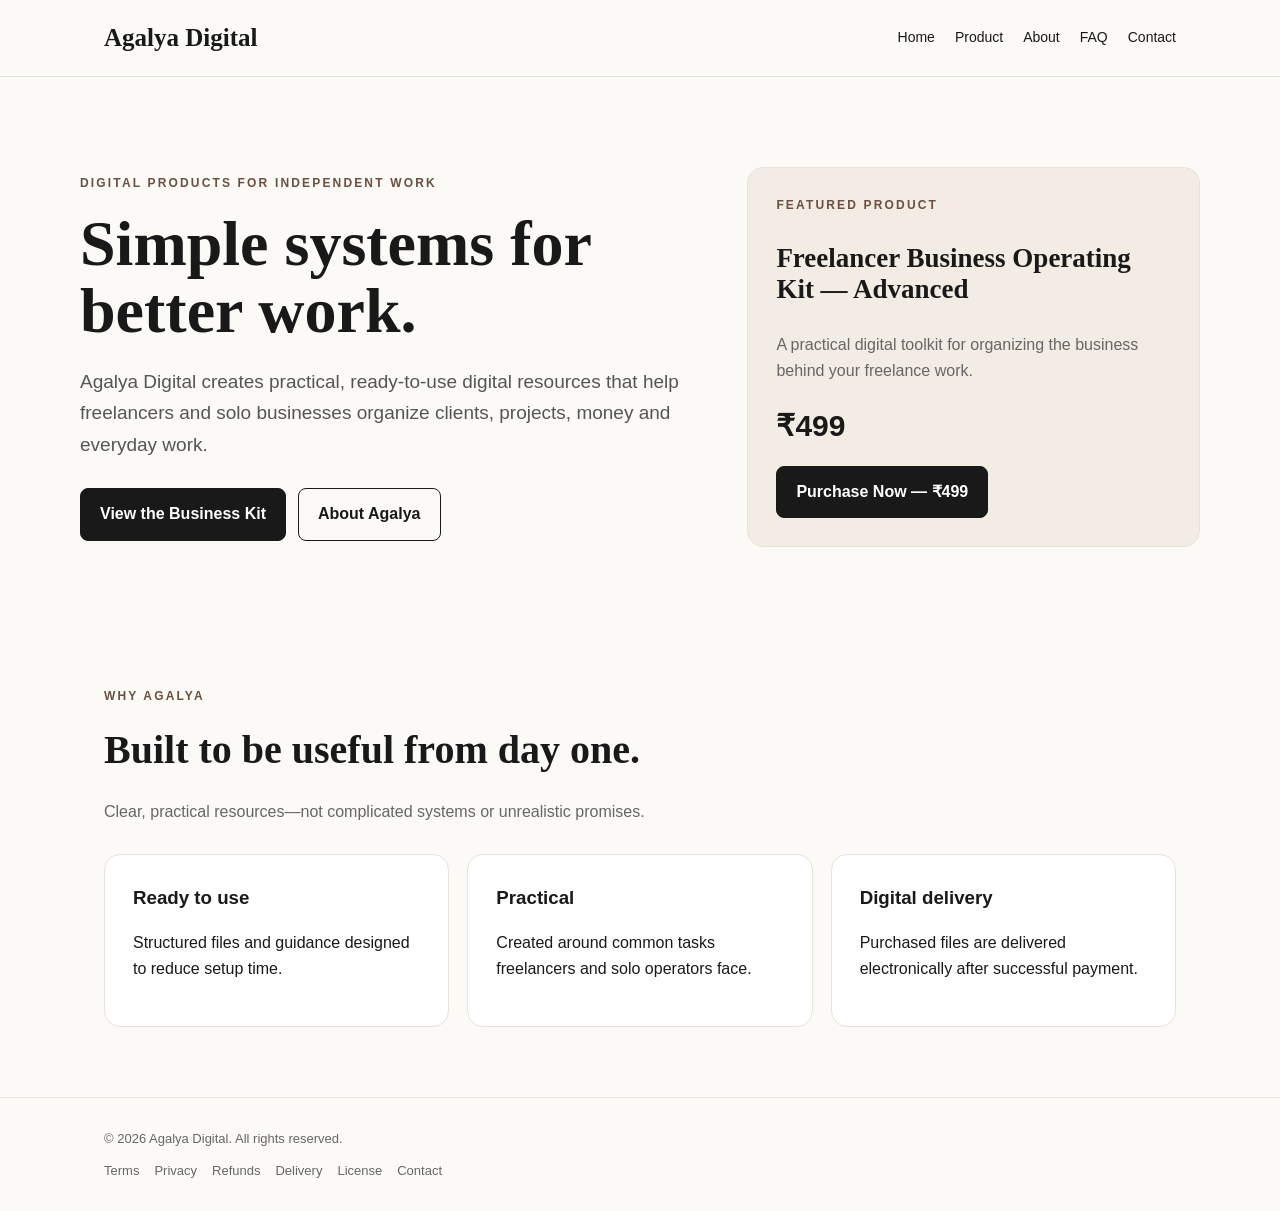
<file: index.html>
<!doctype html><html lang="en"><head><meta charset="utf-8"><meta name="viewport" content="width=device-width,initial-scale=1"><meta name="description" content="Agalya Digital — practical digital products for freelancers and solo businesses."><title>Agalya Digital — Practical Digital Products</title><link rel="stylesheet" href="styles.css"></head><body><header><div class="wrap nav"><a class="brand" href="index.html">Agalya Digital</a><nav class="navlinks"><a href="index.html">Home</a><a href="product.html">Product</a><a href="about.html">About</a><a href="faq.html">FAQ</a><a href="contact.html">Contact</a></nav></div></header><main><section class="hero wrap"><div><div class="eyebrow">Digital products for independent work</div><h1>Simple systems for better work.</h1><p class="lead">Agalya Digital creates practical, ready-to-use digital resources that help freelancers and solo businesses organize clients, projects, money and everyday work.</p><div class="actions"><a class="btn primary" href="product.html">View the Business Kit</a><a class="btn" href="about.html">About Agalya</a></div></div><div class="hero-card"><div class="eyebrow">Featured product</div><h3>Freelancer Business Operating Kit — Advanced</h3><p class="mini">A practical digital toolkit for organizing the business behind your freelance work.</p><div class="price">₹499</div><a class="btn primary" href="https://rzp.io/rzp/L4uqtCPH" target="_blank" rel="noopener noreferrer">Purchase Now — ₹499</a></div></section><section class="section"><div class="wrap"><div class="eyebrow">Why Agalya</div><h2>Built to be useful from day one.</h2><p class="section-intro">Clear, practical resources—not complicated systems or unrealistic promises.</p><div class="grid"><div class="card"><h3>Ready to use</h3><p>Structured files and guidance designed to reduce setup time.</p></div><div class="card"><h3>Practical</h3><p>Created around common tasks freelancers and solo operators face.</p></div><div class="card"><h3>Digital delivery</h3><p>Purchased files are delivered electronically after successful payment.</p></div></div></div></section></main><footer><div class="wrap">© 2026 Agalya Digital. All rights reserved.<div class="footerlinks"><a href="terms.html">Terms</a><a href="privacy.html">Privacy</a><a href="refunds.html">Refunds</a><a href="shipping.html">Delivery</a><a href="license.html">License</a><a href="contact.html">Contact</a></div></div></footer></body></html>
</file>
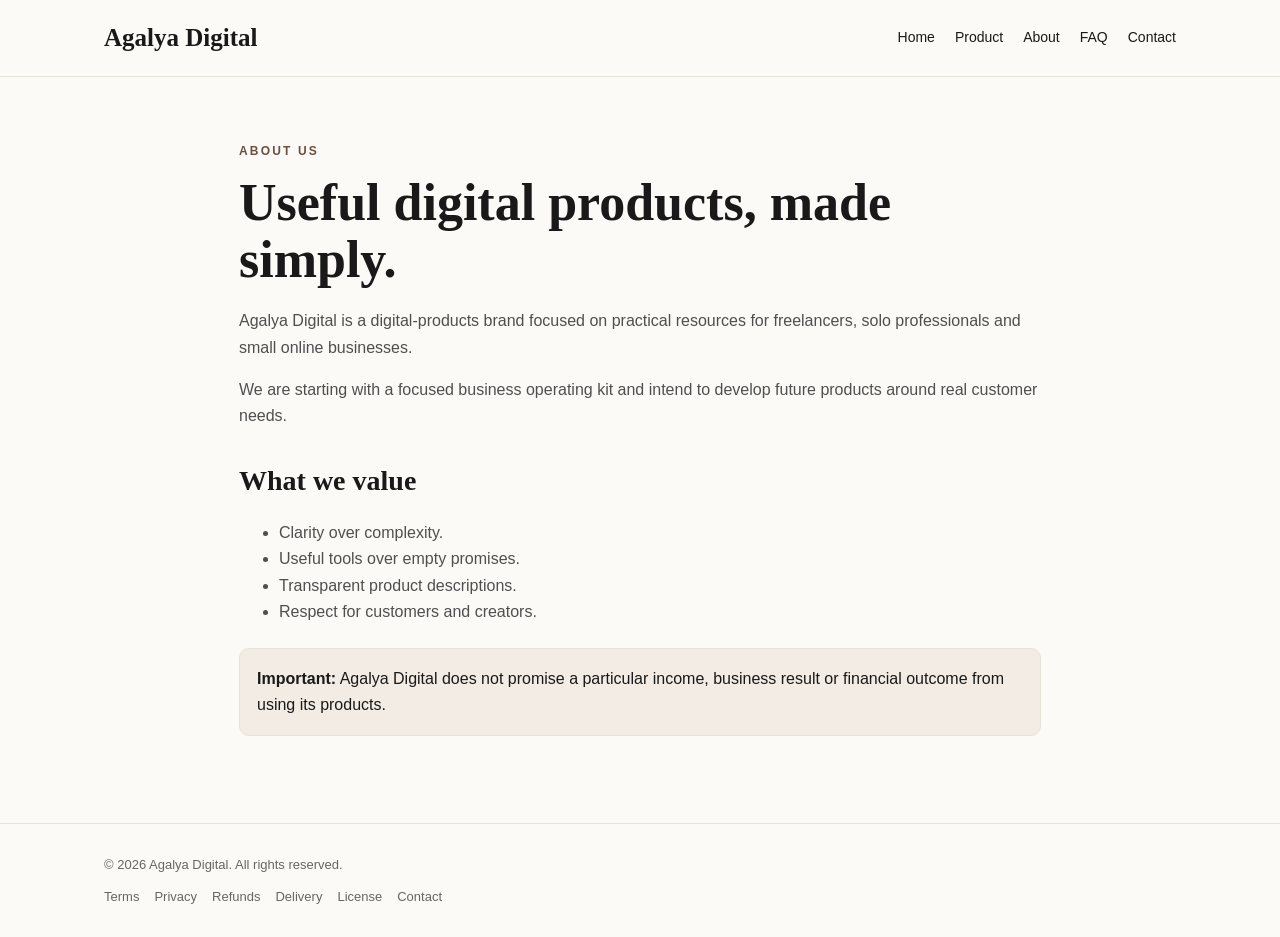
<file: about.html>
<!doctype html><html lang="en"><head><meta charset="utf-8"><meta name="viewport" content="width=device-width,initial-scale=1"><meta name="description" content="Agalya Digital — practical digital products for freelancers and solo businesses."><title>About — Agalya Digital</title><link rel="stylesheet" href="styles.css"></head><body><header><div class="wrap nav"><a class="brand" href="index.html">Agalya Digital</a><nav class="navlinks"><a href="index.html">Home</a><a href="product.html">Product</a><a href="about.html">About</a><a href="faq.html">FAQ</a><a href="contact.html">Contact</a></nav></div></header><main><article class="policy wrap"><div class="eyebrow">About us</div><h1>Useful digital products, made simply.</h1><p>Agalya Digital is a digital-products brand focused on practical resources for freelancers, solo professionals and small online businesses.</p><p>We are starting with a focused business operating kit and intend to develop future products around real customer needs.</p><h2>What we value</h2><ul><li>Clarity over complexity.</li><li>Useful tools over empty promises.</li><li>Transparent product descriptions.</li><li>Respect for customers and creators.</li></ul><div class="notice"><strong>Important:</strong> Agalya Digital does not promise a particular income, business result or financial outcome from using its products.</div></article></main><footer><div class="wrap">© 2026 Agalya Digital. All rights reserved.<div class="footerlinks"><a href="terms.html">Terms</a><a href="privacy.html">Privacy</a><a href="refunds.html">Refunds</a><a href="shipping.html">Delivery</a><a href="license.html">License</a><a href="contact.html">Contact</a></div></div></footer></body></html>
</file>
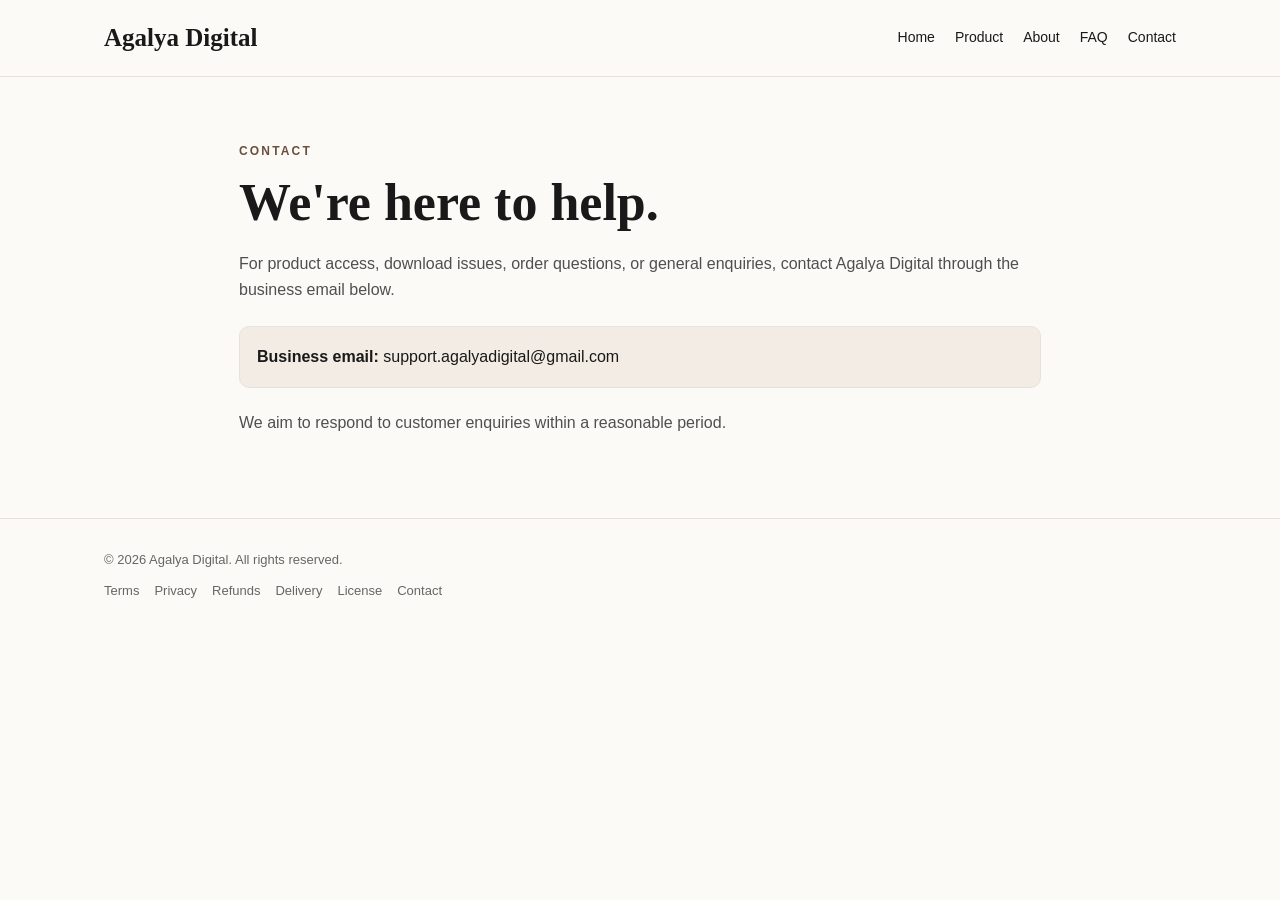
<file: contact.html>
<!doctype html><html lang="en"><head><meta charset="utf-8"><meta name="viewport" content="width=device-width,initial-scale=1"><meta name="description" content="Agalya Digital — practical digital products for freelancers and solo businesses."><title>Contact — Agalya Digital</title><link rel="stylesheet" href="styles.css"></head><body><header><div class="wrap nav"><a class="brand" href="index.html">Agalya Digital</a><nav class="navlinks"><a href="index.html">Home</a><a href="product.html">Product</a><a href="about.html">About</a><a href="faq.html">FAQ</a><a href="contact.html">Contact</a></nav></div></header><main><article class="policy wrap"><div class="eyebrow">Contact</div><h1>We're here to help.</h1><p>For product access, download issues, order questions, or general enquiries, contact Agalya Digital through the business email below.</p><div class="notice"><strong>Business email:</strong> <a href="mailto:support.agalyadigital@gmail.com">support.agalyadigital@gmail.com</a></div><p>We aim to respond to customer enquiries within a reasonable period.</p></article></main><footer><div class="wrap">© 2026 Agalya Digital. All rights reserved.<div class="footerlinks"><a href="terms.html">Terms</a><a href="privacy.html">Privacy</a><a href="refunds.html">Refunds</a><a href="shipping.html">Delivery</a><a href="license.html">License</a><a href="contact.html">Contact</a></div></div></footer></body></html>
</file>
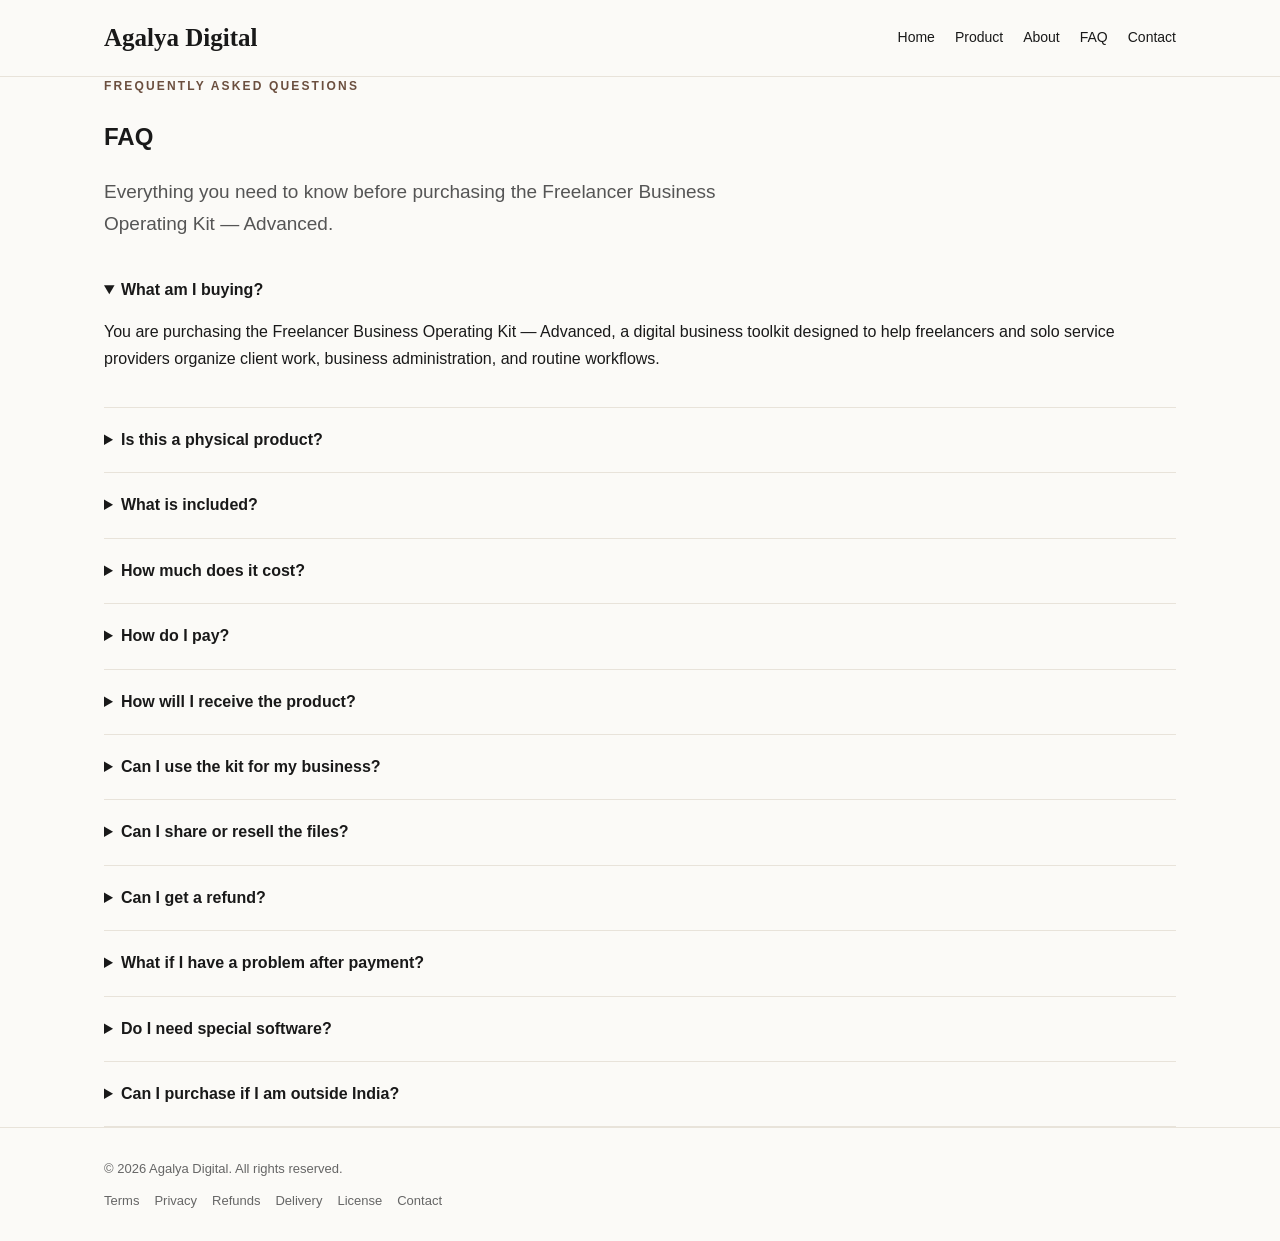
<file: faq.html>
<!doctype html><html lang="en"><head><meta charset="utf-8"><meta name="viewport" content="width=device-width,initial-scale=1"><meta name="description" content="Agalya Digital — practical digital products for freelancers and solo businesses."><title>FAQ — Agalya Digital</title><link rel="stylesheet" href="styles.css"></head><body><header><div class="wrap nav"><a class="brand" href="index.html">Agalya Digital</a><nav class="navlinks"><a href="index.html">Home</a><a href="product.html">Product</a><a href="about.html">About</a><a href="faq.html">FAQ</a><a href="contact.html">Contact</a></nav></div></header><main>
<section class="page wrap">
<div class="eyebrow">Frequently asked questions</div>
<h1>FAQ</h1>
<p class="lead">Everything you need to know before purchasing the Freelancer Business Operating Kit — Advanced.</p>

<div class="faq-list">
<details open>
<summary>What am I buying?</summary>
<p>You are purchasing the Freelancer Business Operating Kit — Advanced, a digital business toolkit designed to help freelancers and solo service providers organize client work, business administration, and routine workflows.</p>
</details>

<details>
<summary>Is this a physical product?</summary>
<p>No. This is a digital product. Nothing will be physically shipped to you.</p>
</details>

<details>
<summary>What is included?</summary>
<p>The kit includes practical templates, trackers, checklists, workflow resources, business documents, AI prompts, and quick-start guidance. See the Product page for the detailed list of included resources.</p>
</details>

<details>
<summary>How much does it cost?</summary>
<p>The current listed price is ₹499 as a one-time purchase.</p>
</details>

<details>
<summary>How do I pay?</summary>
<p>Payment is processed through Razorpay. After completing checkout successfully, follow the digital delivery instructions provided for your purchase.</p>
</details>

<details>
<summary>How will I receive the product?</summary>
<p>The product is delivered electronically after successful payment according to the delivery instructions. If you complete payment but do not receive the product or delivery instructions, contact support at support.agalyadigital@gmail.com.</p>
</details>

<details>
<summary>Can I use the kit for my business?</summary>
<p>Yes, subject to the License terms. You may use the included resources for your own permitted business activities, but you may not resell, redistribute, or claim the original resources as your own where prohibited by the license.</p>
</details>

<details>
<summary>Can I share or resell the files?</summary>
<p>No. The files are licensed for permitted use and are not sold with resale or redistribution rights. Please read the License page before purchasing.</p>
</details>

<details>
<summary>Can I get a refund?</summary>
<p>Please review the Refund Policy before purchasing. Digital products may have different refund conditions because access or delivery is electronic.</p>
</details>

<details>
<summary>What if I have a problem after payment?</summary>
<p>Email support.agalyadigital@gmail.com with your payment details and a brief description of the issue. We will review the issue and provide the appropriate support.</p>
</details>

<details>
<summary>Do I need special software?</summary>
<p>The exact software requirements depend on the individual files included in the kit. Basic access to common document or spreadsheet software may be required to edit certain resources.</p>
</details>

<details>
<summary>Can I purchase if I am outside India?</summary>
<p>Availability of payment methods can depend on your location and the payment options presented by Razorpay at checkout.</p>
</details>
</div>
</section>
</main><footer><div class="wrap">© 2026 Agalya Digital. All rights reserved.<div class="footerlinks"><a href="terms.html">Terms</a><a href="privacy.html">Privacy</a><a href="refunds.html">Refunds</a><a href="shipping.html">Delivery</a><a href="license.html">License</a><a href="contact.html">Contact</a></div></div></footer></body></html>
</file>
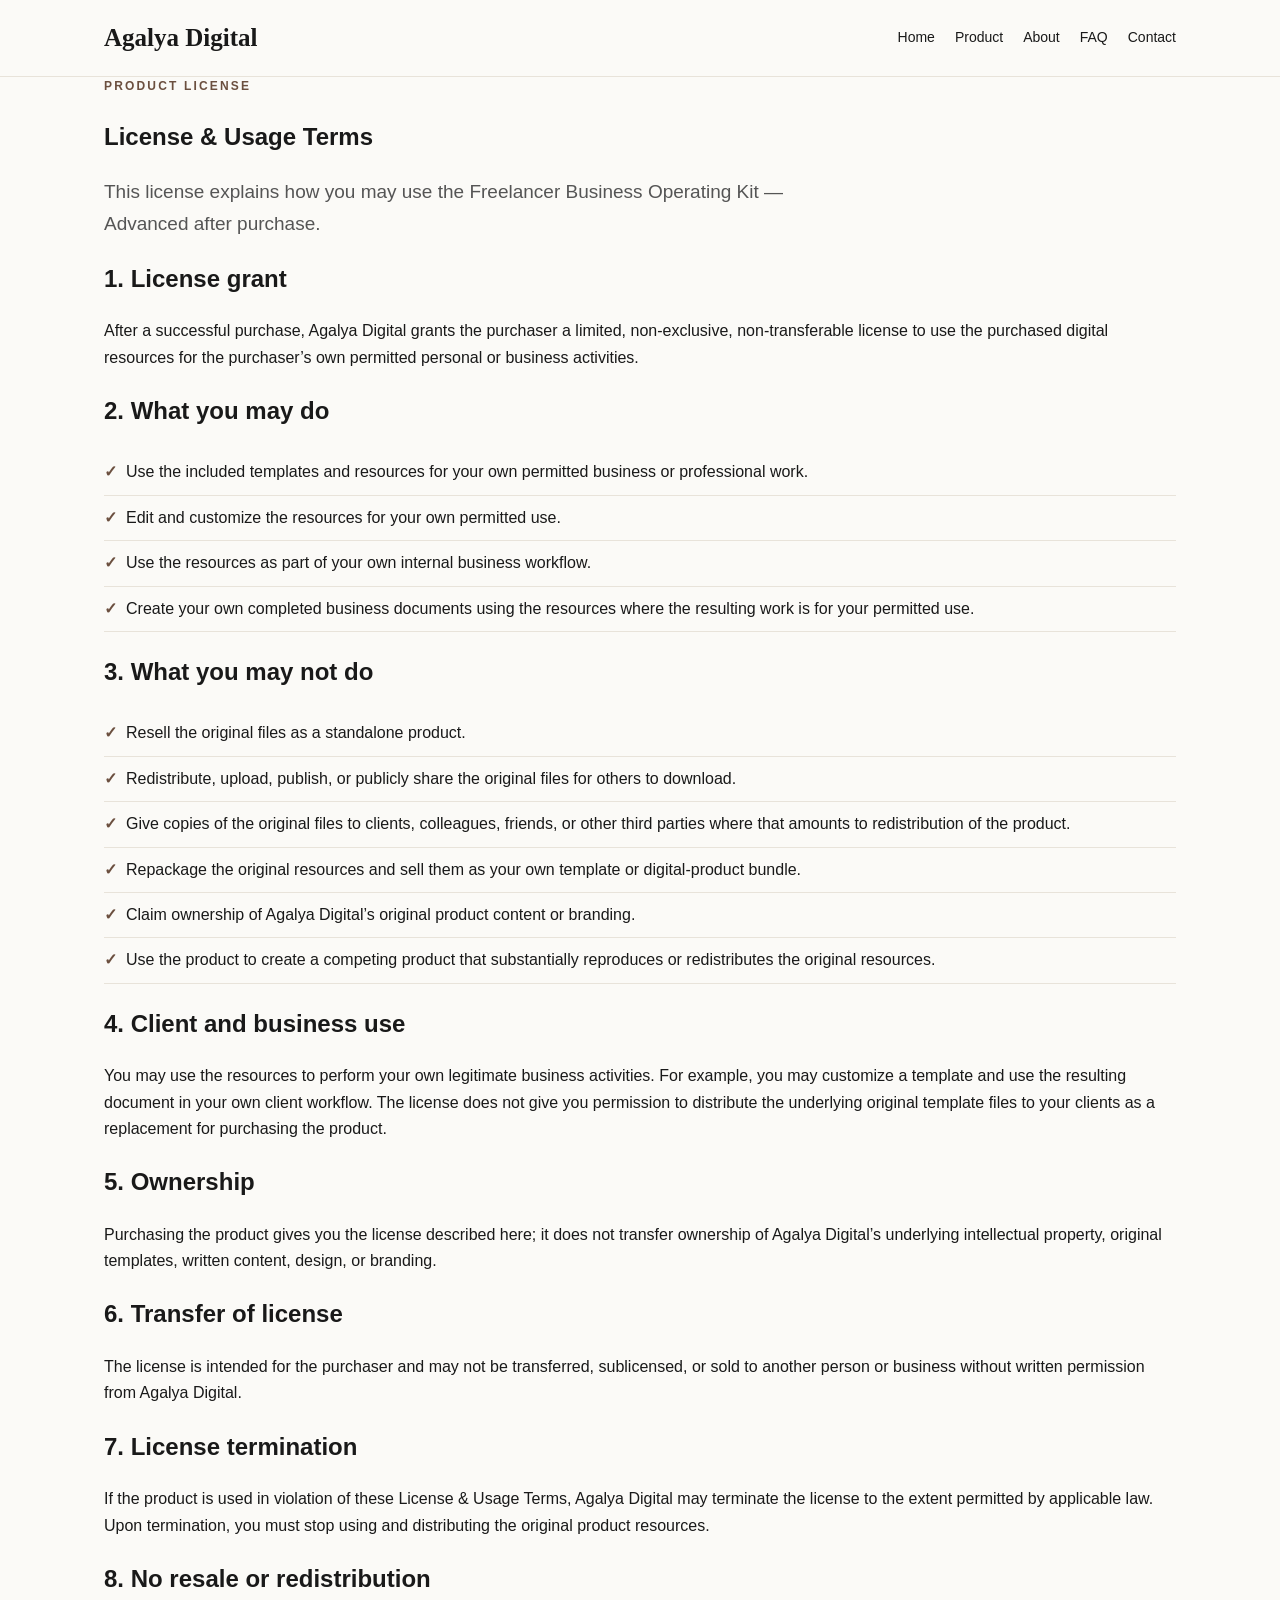
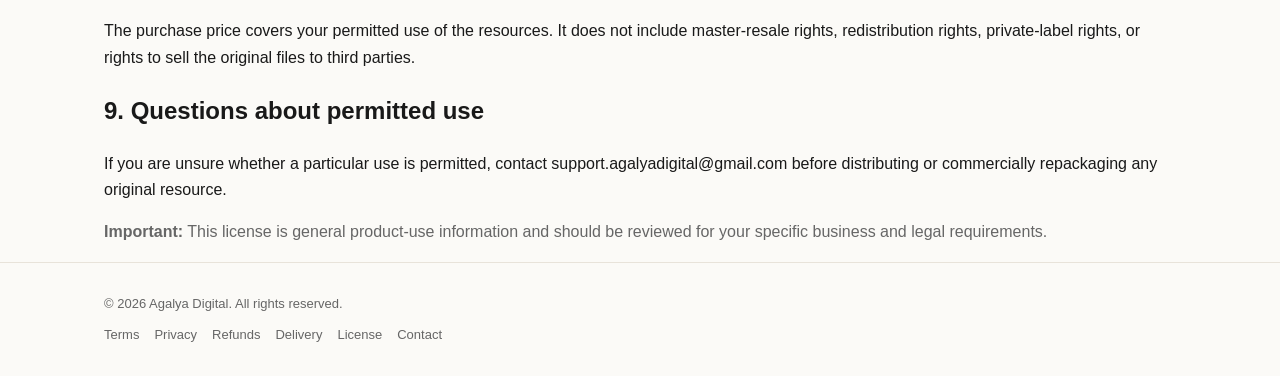
<file: license.html>
<!doctype html><html lang="en"><head><meta charset="utf-8"><meta name="viewport" content="width=device-width,initial-scale=1"><meta name="description" content="Agalya Digital — practical digital products for freelancers and solo businesses."><title>Product License — Agalya Digital</title><link rel="stylesheet" href="styles.css"></head><body><header><div class="wrap nav"><a class="brand" href="index.html">Agalya Digital</a><nav class="navlinks"><a href="index.html">Home</a><a href="product.html">Product</a><a href="about.html">About</a><a href="faq.html">FAQ</a><a href="contact.html">Contact</a></nav></div></header><main>
<section class="page wrap">
<div class="eyebrow">Product license</div>
<h1>License &amp; Usage Terms</h1>
<p class="lead">This license explains how you may use the Freelancer Business Operating Kit — Advanced after purchase.</p>
<h2>1. License grant</h2>
<p>After a successful purchase, Agalya Digital grants the purchaser a limited, non-exclusive, non-transferable license to use the purchased digital resources for the purchaser’s own permitted personal or business activities.</p>
<h2>2. What you may do</h2>
<ul class="checklist"><li>Use the included templates and resources for your own permitted business or professional work.</li><li>Edit and customize the resources for your own permitted use.</li><li>Use the resources as part of your own internal business workflow.</li><li>Create your own completed business documents using the resources where the resulting work is for your permitted use.</li></ul>
<h2>3. What you may not do</h2>
<ul class="checklist"><li>Resell the original files as a standalone product.</li><li>Redistribute, upload, publish, or publicly share the original files for others to download.</li><li>Give copies of the original files to clients, colleagues, friends, or other third parties where that amounts to redistribution of the product.</li><li>Repackage the original resources and sell them as your own template or digital-product bundle.</li><li>Claim ownership of Agalya Digital’s original product content or branding.</li><li>Use the product to create a competing product that substantially reproduces or redistributes the original resources.</li></ul>
<h2>4. Client and business use</h2>
<p>You may use the resources to perform your own legitimate business activities. For example, you may customize a template and use the resulting document in your own client workflow. The license does not give you permission to distribute the underlying original template files to your clients as a replacement for purchasing the product.</p>
<h2>5. Ownership</h2>
<p>Purchasing the product gives you the license described here; it does not transfer ownership of Agalya Digital’s underlying intellectual property, original templates, written content, design, or branding.</p>
<h2>6. Transfer of license</h2>
<p>The license is intended for the purchaser and may not be transferred, sublicensed, or sold to another person or business without written permission from Agalya Digital.</p>
<h2>7. License termination</h2>
<p>If the product is used in violation of these License &amp; Usage Terms, Agalya Digital may terminate the license to the extent permitted by applicable law. Upon termination, you must stop using and distributing the original product resources.</p>
<h2>8. No resale or redistribution</h2>
<p>The purchase price covers your permitted use of the resources. It does not include master-resale rights, redistribution rights, private-label rights, or rights to sell the original files to third parties.</p>
<h2>9. Questions about permitted use</h2>
<p>If you are unsure whether a particular use is permitted, contact <a href="mailto:support.agalyadigital@gmail.com">support.agalyadigital@gmail.com</a> before distributing or commercially repackaging any original resource.</p>
<p class="mini"><strong>Important:</strong> This license is general product-use information and should be reviewed for your specific business and legal requirements.</p>
</section>
</main><footer><div class="wrap">© 2026 Agalya Digital. All rights reserved.<div class="footerlinks"><a href="terms.html">Terms</a><a href="privacy.html">Privacy</a><a href="refunds.html">Refunds</a><a href="shipping.html">Delivery</a><a href="license.html">License</a><a href="contact.html">Contact</a></div></div></footer></body></html>
</file>
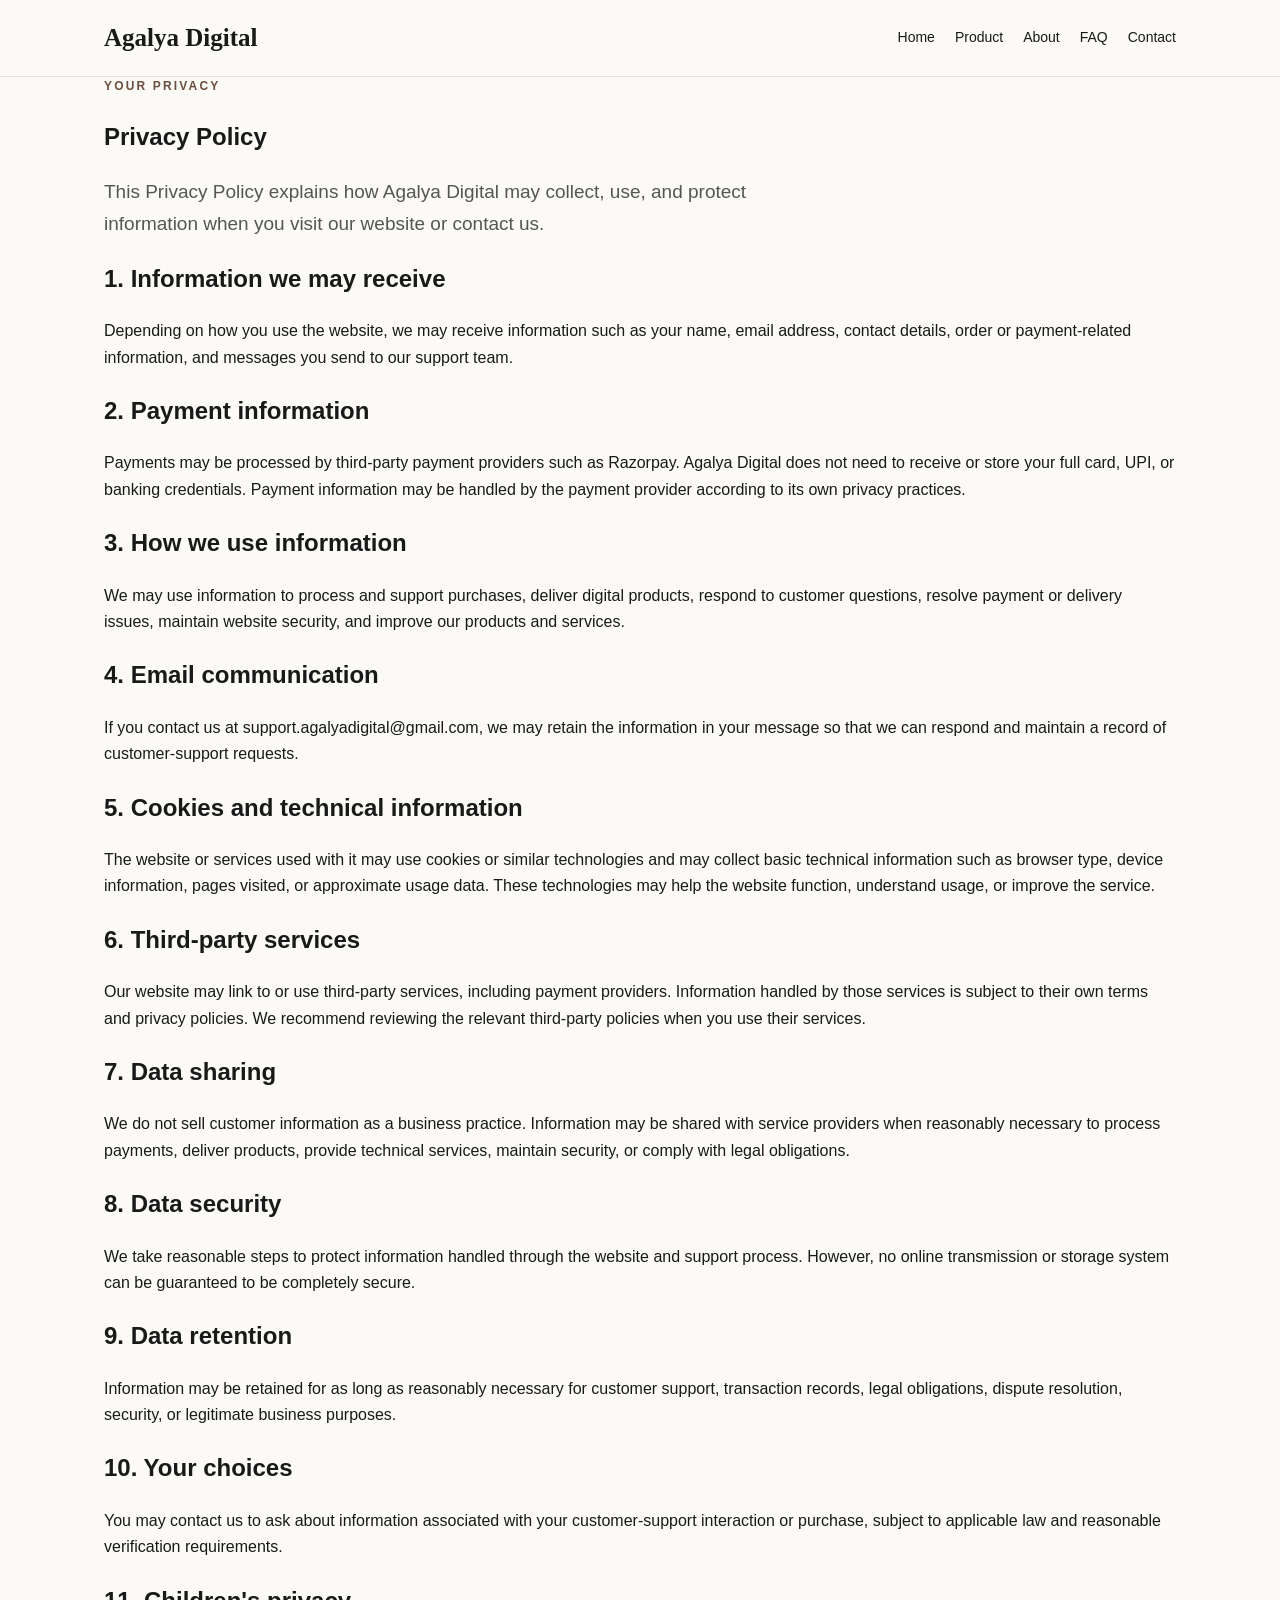
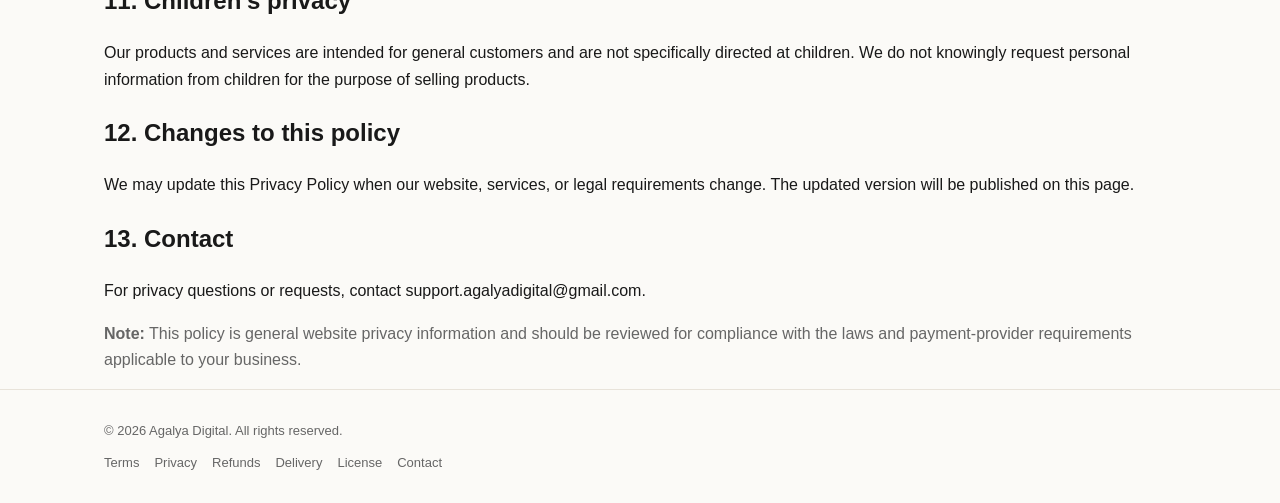
<file: privacy.html>
<!doctype html><html lang="en"><head><meta charset="utf-8"><meta name="viewport" content="width=device-width,initial-scale=1"><meta name="description" content="Agalya Digital — practical digital products for freelancers and solo businesses."><title>Privacy Policy — Agalya Digital</title><link rel="stylesheet" href="styles.css"></head><body><header><div class="wrap nav"><a class="brand" href="index.html">Agalya Digital</a><nav class="navlinks"><a href="index.html">Home</a><a href="product.html">Product</a><a href="about.html">About</a><a href="faq.html">FAQ</a><a href="contact.html">Contact</a></nav></div></header><main>
<section class="page wrap">
<div class="eyebrow">Your privacy</div>
<h1>Privacy Policy</h1>
<p class="lead">This Privacy Policy explains how Agalya Digital may collect, use, and protect information when you visit our website or contact us.</p>

<h2>1. Information we may receive</h2>
<p>Depending on how you use the website, we may receive information such as your name, email address, contact details, order or payment-related information, and messages you send to our support team.</p>

<h2>2. Payment information</h2>
<p>Payments may be processed by third-party payment providers such as Razorpay. Agalya Digital does not need to receive or store your full card, UPI, or banking credentials. Payment information may be handled by the payment provider according to its own privacy practices.</p>

<h2>3. How we use information</h2>
<p>We may use information to process and support purchases, deliver digital products, respond to customer questions, resolve payment or delivery issues, maintain website security, and improve our products and services.</p>

<h2>4. Email communication</h2>
<p>If you contact us at <a href="mailto:support.agalyadigital@gmail.com">support.agalyadigital@gmail.com</a>, we may retain the information in your message so that we can respond and maintain a record of customer-support requests.</p>

<h2>5. Cookies and technical information</h2>
<p>The website or services used with it may use cookies or similar technologies and may collect basic technical information such as browser type, device information, pages visited, or approximate usage data. These technologies may help the website function, understand usage, or improve the service.</p>

<h2>6. Third-party services</h2>
<p>Our website may link to or use third-party services, including payment providers. Information handled by those services is subject to their own terms and privacy policies. We recommend reviewing the relevant third-party policies when you use their services.</p>

<h2>7. Data sharing</h2>
<p>We do not sell customer information as a business practice. Information may be shared with service providers when reasonably necessary to process payments, deliver products, provide technical services, maintain security, or comply with legal obligations.</p>

<h2>8. Data security</h2>
<p>We take reasonable steps to protect information handled through the website and support process. However, no online transmission or storage system can be guaranteed to be completely secure.</p>

<h2>9. Data retention</h2>
<p>Information may be retained for as long as reasonably necessary for customer support, transaction records, legal obligations, dispute resolution, security, or legitimate business purposes.</p>

<h2>10. Your choices</h2>
<p>You may contact us to ask about information associated with your customer-support interaction or purchase, subject to applicable law and reasonable verification requirements.</p>

<h2>11. Children's privacy</h2>
<p>Our products and services are intended for general customers and are not specifically directed at children. We do not knowingly request personal information from children for the purpose of selling products.</p>

<h2>12. Changes to this policy</h2>
<p>We may update this Privacy Policy when our website, services, or legal requirements change. The updated version will be published on this page.</p>

<h2>13. Contact</h2>
<p>For privacy questions or requests, contact <a href="mailto:support.agalyadigital@gmail.com">support.agalyadigital@gmail.com</a>.</p>

<p class="mini"><strong>Note:</strong> This policy is general website privacy information and should be reviewed for compliance with the laws and payment-provider requirements applicable to your business.</p>
</section>
</main><footer><div class="wrap">© 2026 Agalya Digital. All rights reserved.<div class="footerlinks"><a href="terms.html">Terms</a><a href="privacy.html">Privacy</a><a href="refunds.html">Refunds</a><a href="shipping.html">Delivery</a><a href="license.html">License</a><a href="contact.html">Contact</a></div></div></footer></body></html>
</file>
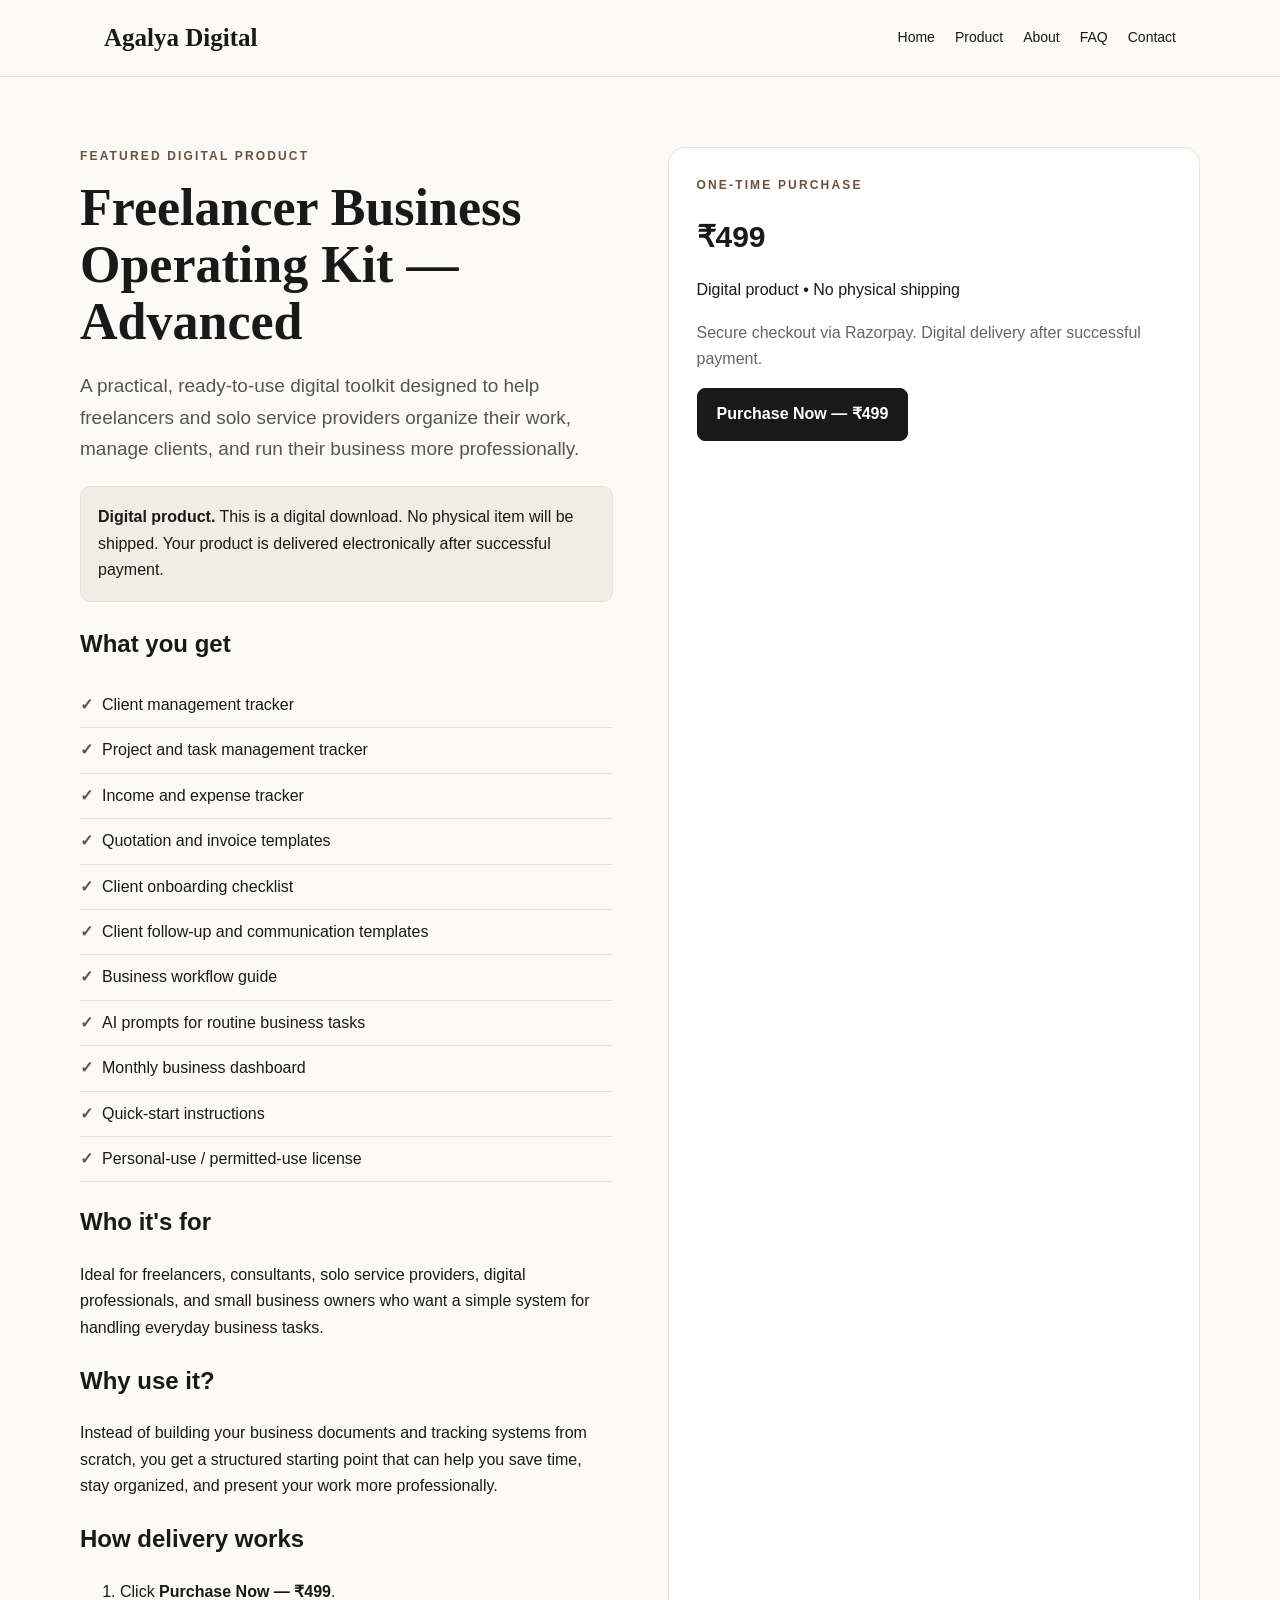
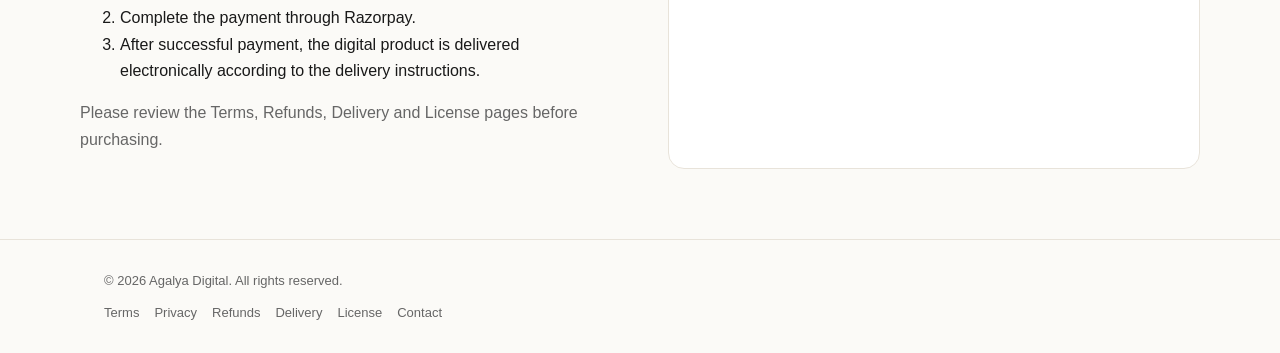
<file: product.html>
<!doctype html><html lang="en"><head><meta charset="utf-8"><meta name="viewport" content="width=device-width,initial-scale=1"><meta name="description" content="Agalya Digital — practical digital products for freelancers and solo businesses."><title>Freelancer Business Operating Kit — Agalya Digital</title><link rel="stylesheet" href="styles.css"></head><body><header><div class="wrap nav"><a class="brand" href="index.html">Agalya Digital</a><nav class="navlinks"><a href="index.html">Home</a><a href="product.html">Product</a><a href="about.html">About</a><a href="faq.html">FAQ</a><a href="contact.html">Contact</a></nav></div></header><main><section class="product wrap">
<div class="product-layout">
<div>
<div class="eyebrow">Featured digital product</div>
<h1>Freelancer Business Operating Kit — Advanced</h1>
<p class="lead">A practical, ready-to-use digital toolkit designed to help freelancers and solo service providers organize their work, manage clients, and run their business more professionally.</p>

<div class="notice"><strong>Digital product.</strong> This is a digital download. No physical item will be shipped. Your product is delivered electronically after successful payment.</div>

<h2>What you get</h2>
<ul class="checklist">
<li>Client management tracker</li>
<li>Project and task management tracker</li>
<li>Income and expense tracker</li>
<li>Quotation and invoice templates</li>
<li>Client onboarding checklist</li>
<li>Client follow-up and communication templates</li>
<li>Business workflow guide</li>
<li>AI prompts for routine business tasks</li>
<li>Monthly business dashboard</li>
<li>Quick-start instructions</li>
<li>Personal-use / permitted-use license</li>
</ul>

<h2>Who it's for</h2>
<p>Ideal for freelancers, consultants, solo service providers, digital professionals, and small business owners who want a simple system for handling everyday business tasks.</p>

<h2>Why use it?</h2>
<p>Instead of building your business documents and tracking systems from scratch, you get a structured starting point that can help you save time, stay organized, and present your work more professionally.</p>

<h2>How delivery works</h2>
<ol>
<li>Click <strong>Purchase Now — ₹499</strong>.</li>
<li>Complete the payment through Razorpay.</li>
<li>After successful payment, the digital product is delivered electronically according to the delivery instructions.</li>
</ol>

<p class="mini">Please review the Terms, Refunds, Delivery and License pages before purchasing.</p>
</div>

<aside class="product-box">
<div class="eyebrow">One-time purchase</div>
<div class="price">₹499</div>
<p>Digital product • No physical shipping</p>
<p class="mini">Secure checkout via Razorpay. Digital delivery after successful payment.</p>
<a class="btn primary" href="https://rzp.io/rzp/L4uqtCPH" target="_blank" rel="noopener noreferrer">Purchase Now — ₹499</a>
</aside>
</div>
</section></main><footer><div class="wrap">© 2026 Agalya Digital. All rights reserved.<div class="footerlinks"><a href="terms.html">Terms</a><a href="privacy.html">Privacy</a><a href="refunds.html">Refunds</a><a href="shipping.html">Delivery</a><a href="license.html">License</a><a href="contact.html">Contact</a></div></div></footer></body></html>
</file>
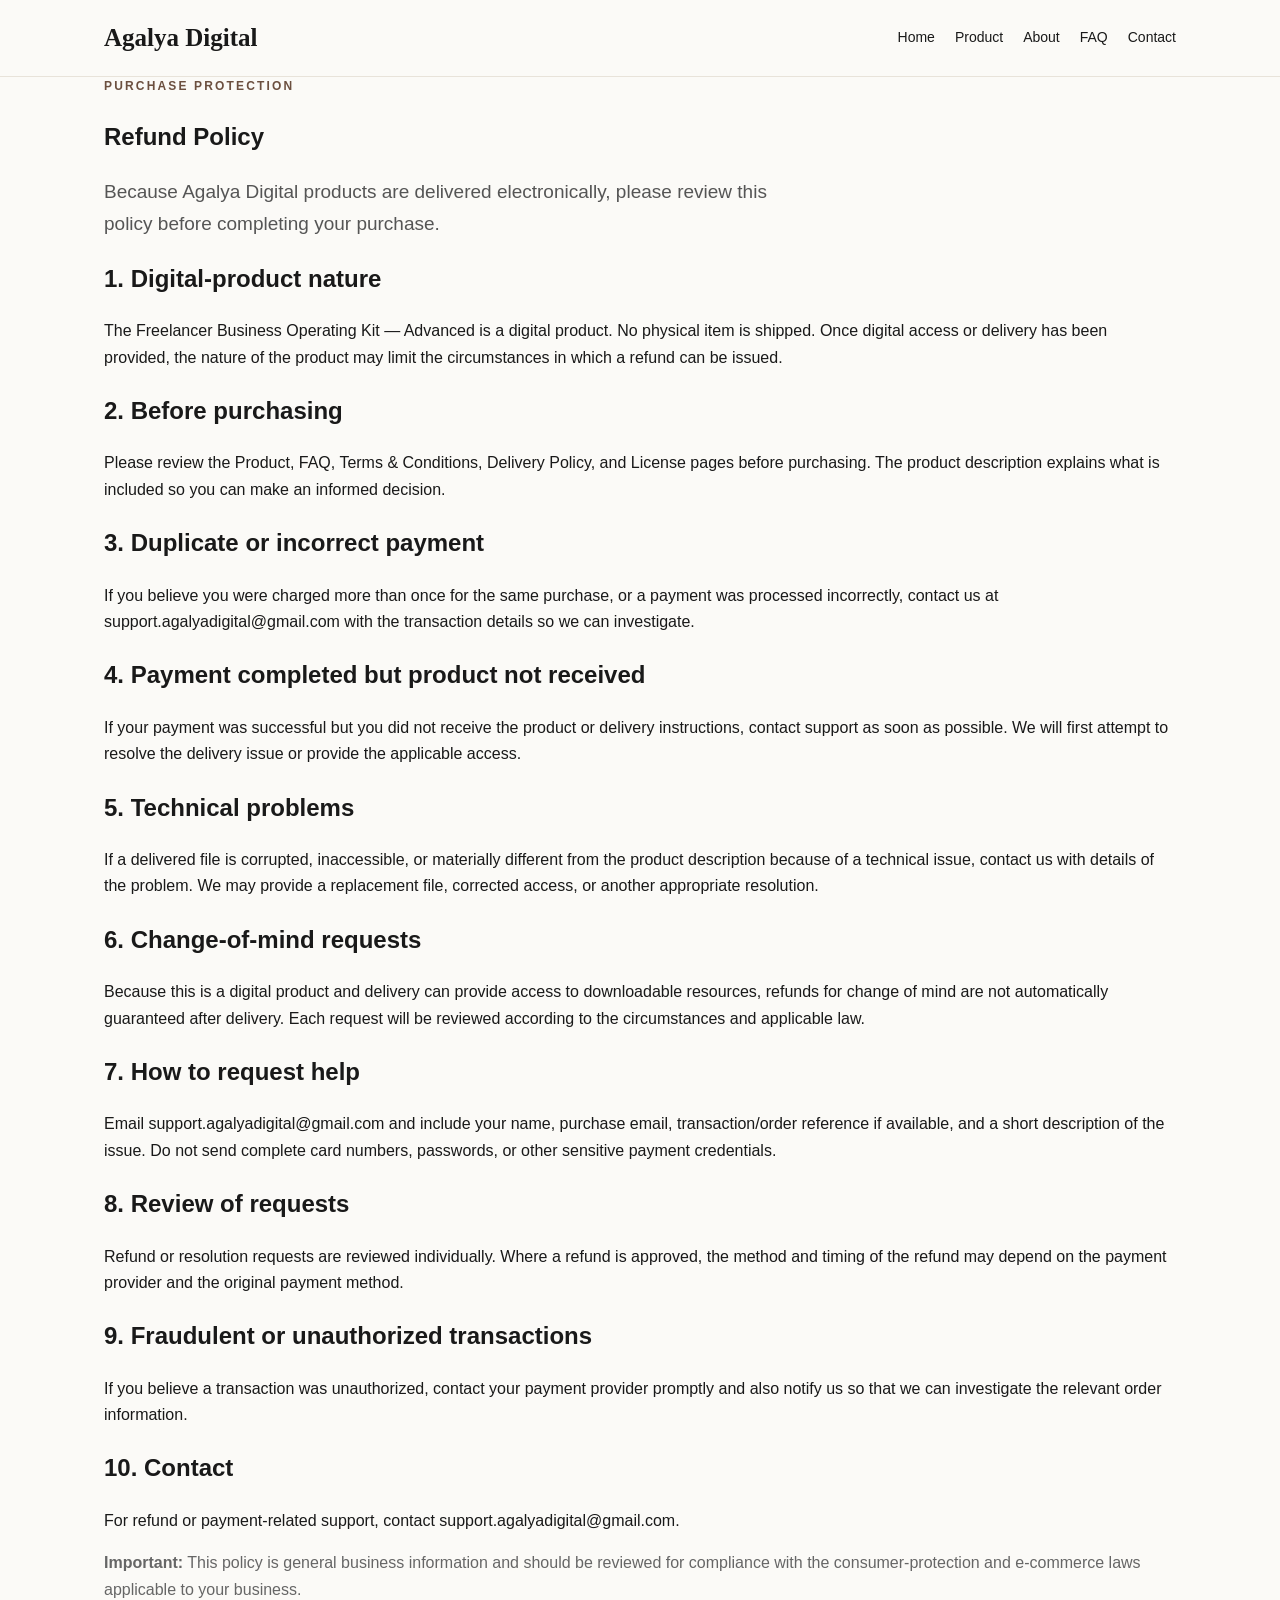
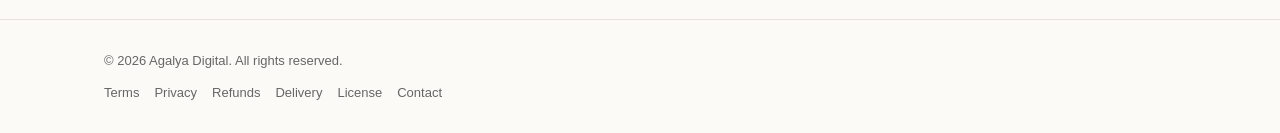
<file: refunds.html>
<!doctype html><html lang="en"><head><meta charset="utf-8"><meta name="viewport" content="width=device-width,initial-scale=1"><meta name="description" content="Agalya Digital — practical digital products for freelancers and solo businesses."><title>Refund & Cancellation Policy — Agalya Digital</title><link rel="stylesheet" href="styles.css"></head><body><header><div class="wrap nav"><a class="brand" href="index.html">Agalya Digital</a><nav class="navlinks"><a href="index.html">Home</a><a href="product.html">Product</a><a href="about.html">About</a><a href="faq.html">FAQ</a><a href="contact.html">Contact</a></nav></div></header><main>
<section class="page wrap">
<div class="eyebrow">Purchase protection</div>
<h1>Refund Policy</h1>
<p class="lead">Because Agalya Digital products are delivered electronically, please review this policy before completing your purchase.</p>

<h2>1. Digital-product nature</h2>
<p>The Freelancer Business Operating Kit — Advanced is a digital product. No physical item is shipped. Once digital access or delivery has been provided, the nature of the product may limit the circumstances in which a refund can be issued.</p>

<h2>2. Before purchasing</h2>
<p>Please review the Product, FAQ, Terms &amp; Conditions, Delivery Policy, and License pages before purchasing. The product description explains what is included so you can make an informed decision.</p>

<h2>3. Duplicate or incorrect payment</h2>
<p>If you believe you were charged more than once for the same purchase, or a payment was processed incorrectly, contact us at <a href="mailto:support.agalyadigital@gmail.com">support.agalyadigital@gmail.com</a> with the transaction details so we can investigate.</p>

<h2>4. Payment completed but product not received</h2>
<p>If your payment was successful but you did not receive the product or delivery instructions, contact support as soon as possible. We will first attempt to resolve the delivery issue or provide the applicable access.</p>

<h2>5. Technical problems</h2>
<p>If a delivered file is corrupted, inaccessible, or materially different from the product description because of a technical issue, contact us with details of the problem. We may provide a replacement file, corrected access, or another appropriate resolution.</p>

<h2>6. Change-of-mind requests</h2>
<p>Because this is a digital product and delivery can provide access to downloadable resources, refunds for change of mind are not automatically guaranteed after delivery. Each request will be reviewed according to the circumstances and applicable law.</p>

<h2>7. How to request help</h2>
<p>Email <a href="mailto:support.agalyadigital@gmail.com">support.agalyadigital@gmail.com</a> and include your name, purchase email, transaction/order reference if available, and a short description of the issue. Do not send complete card numbers, passwords, or other sensitive payment credentials.</p>

<h2>8. Review of requests</h2>
<p>Refund or resolution requests are reviewed individually. Where a refund is approved, the method and timing of the refund may depend on the payment provider and the original payment method.</p>

<h2>9. Fraudulent or unauthorized transactions</h2>
<p>If you believe a transaction was unauthorized, contact your payment provider promptly and also notify us so that we can investigate the relevant order information.</p>

<h2>10. Contact</h2>
<p>For refund or payment-related support, contact <a href="mailto:support.agalyadigital@gmail.com">support.agalyadigital@gmail.com</a>.</p>

<p class="mini"><strong>Important:</strong> This policy is general business information and should be reviewed for compliance with the consumer-protection and e-commerce laws applicable to your business.</p>
</section>
</main><footer><div class="wrap">© 2026 Agalya Digital. All rights reserved.<div class="footerlinks"><a href="terms.html">Terms</a><a href="privacy.html">Privacy</a><a href="refunds.html">Refunds</a><a href="shipping.html">Delivery</a><a href="license.html">License</a><a href="contact.html">Contact</a></div></div></footer></body></html>
</file>
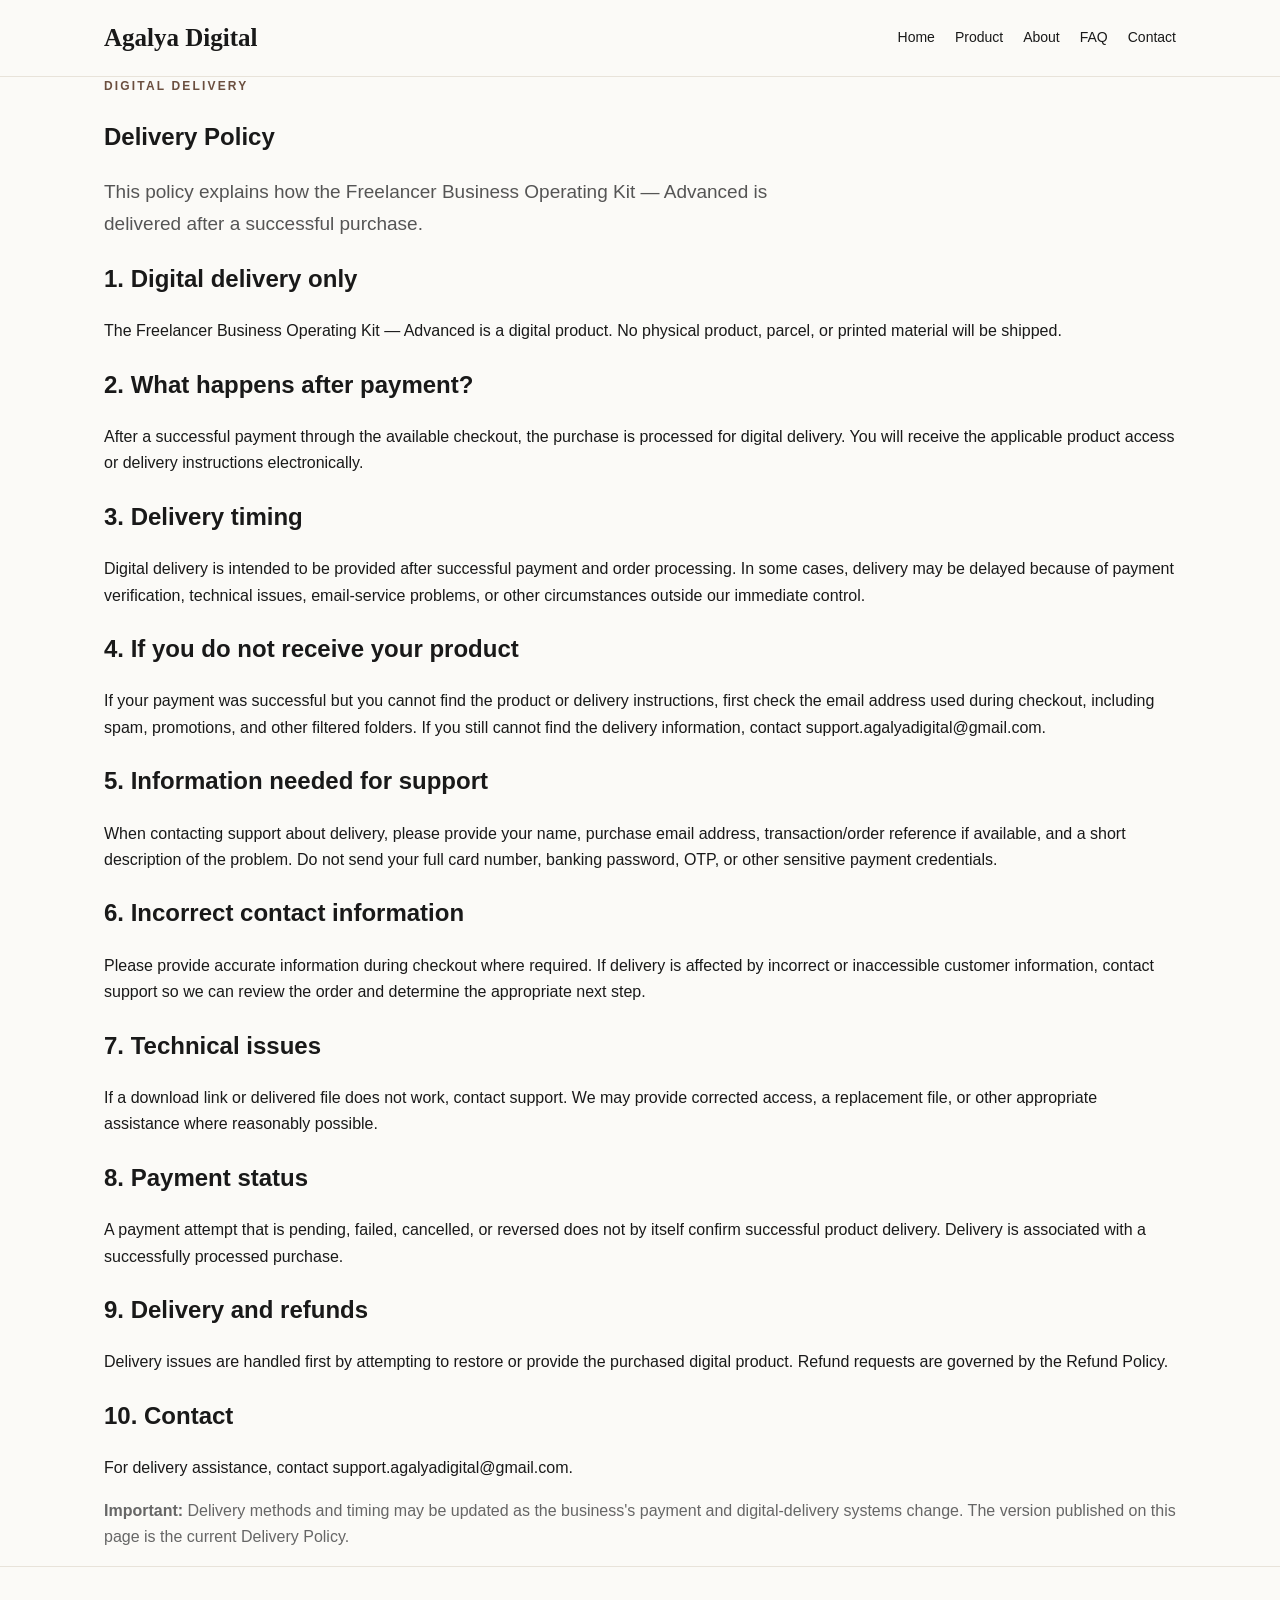
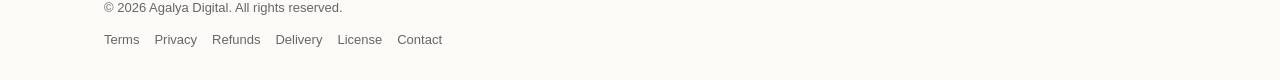
<file: shipping.html>
<!doctype html><html lang="en"><head><meta charset="utf-8"><meta name="viewport" content="width=device-width,initial-scale=1"><meta name="description" content="Agalya Digital — practical digital products for freelancers and solo businesses."><title>Shipping & Digital Delivery — Agalya Digital</title><link rel="stylesheet" href="styles.css"></head><body><header><div class="wrap nav"><a class="brand" href="index.html">Agalya Digital</a><nav class="navlinks"><a href="index.html">Home</a><a href="product.html">Product</a><a href="about.html">About</a><a href="faq.html">FAQ</a><a href="contact.html">Contact</a></nav></div></header><main>
<section class="page wrap">
<div class="eyebrow">Digital delivery</div>
<h1>Delivery Policy</h1>
<p class="lead">This policy explains how the Freelancer Business Operating Kit — Advanced is delivered after a successful purchase.</p>

<h2>1. Digital delivery only</h2>
<p>The Freelancer Business Operating Kit — Advanced is a digital product. No physical product, parcel, or printed material will be shipped.</p>

<h2>2. What happens after payment?</h2>
<p>After a successful payment through the available checkout, the purchase is processed for digital delivery. You will receive the applicable product access or delivery instructions electronically.</p>

<h2>3. Delivery timing</h2>
<p>Digital delivery is intended to be provided after successful payment and order processing. In some cases, delivery may be delayed because of payment verification, technical issues, email-service problems, or other circumstances outside our immediate control.</p>

<h2>4. If you do not receive your product</h2>
<p>If your payment was successful but you cannot find the product or delivery instructions, first check the email address used during checkout, including spam, promotions, and other filtered folders. If you still cannot find the delivery information, contact <a href="mailto:support.agalyadigital@gmail.com">support.agalyadigital@gmail.com</a>.</p>

<h2>5. Information needed for support</h2>
<p>When contacting support about delivery, please provide your name, purchase email address, transaction/order reference if available, and a short description of the problem. Do not send your full card number, banking password, OTP, or other sensitive payment credentials.</p>

<h2>6. Incorrect contact information</h2>
<p>Please provide accurate information during checkout where required. If delivery is affected by incorrect or inaccessible customer information, contact support so we can review the order and determine the appropriate next step.</p>

<h2>7. Technical issues</h2>
<p>If a download link or delivered file does not work, contact support. We may provide corrected access, a replacement file, or other appropriate assistance where reasonably possible.</p>

<h2>8. Payment status</h2>
<p>A payment attempt that is pending, failed, cancelled, or reversed does not by itself confirm successful product delivery. Delivery is associated with a successfully processed purchase.</p>

<h2>9. Delivery and refunds</h2>
<p>Delivery issues are handled first by attempting to restore or provide the purchased digital product. Refund requests are governed by the Refund Policy.</p>

<h2>10. Contact</h2>
<p>For delivery assistance, contact <a href="mailto:support.agalyadigital@gmail.com">support.agalyadigital@gmail.com</a>.</p>

<p class="mini"><strong>Important:</strong> Delivery methods and timing may be updated as the business's payment and digital-delivery systems change. The version published on this page is the current Delivery Policy.</p>
</section>
</main><footer><div class="wrap">© 2026 Agalya Digital. All rights reserved.<div class="footerlinks"><a href="terms.html">Terms</a><a href="privacy.html">Privacy</a><a href="refunds.html">Refunds</a><a href="shipping.html">Delivery</a><a href="license.html">License</a><a href="contact.html">Contact</a></div></div></footer></body></html>
</file>
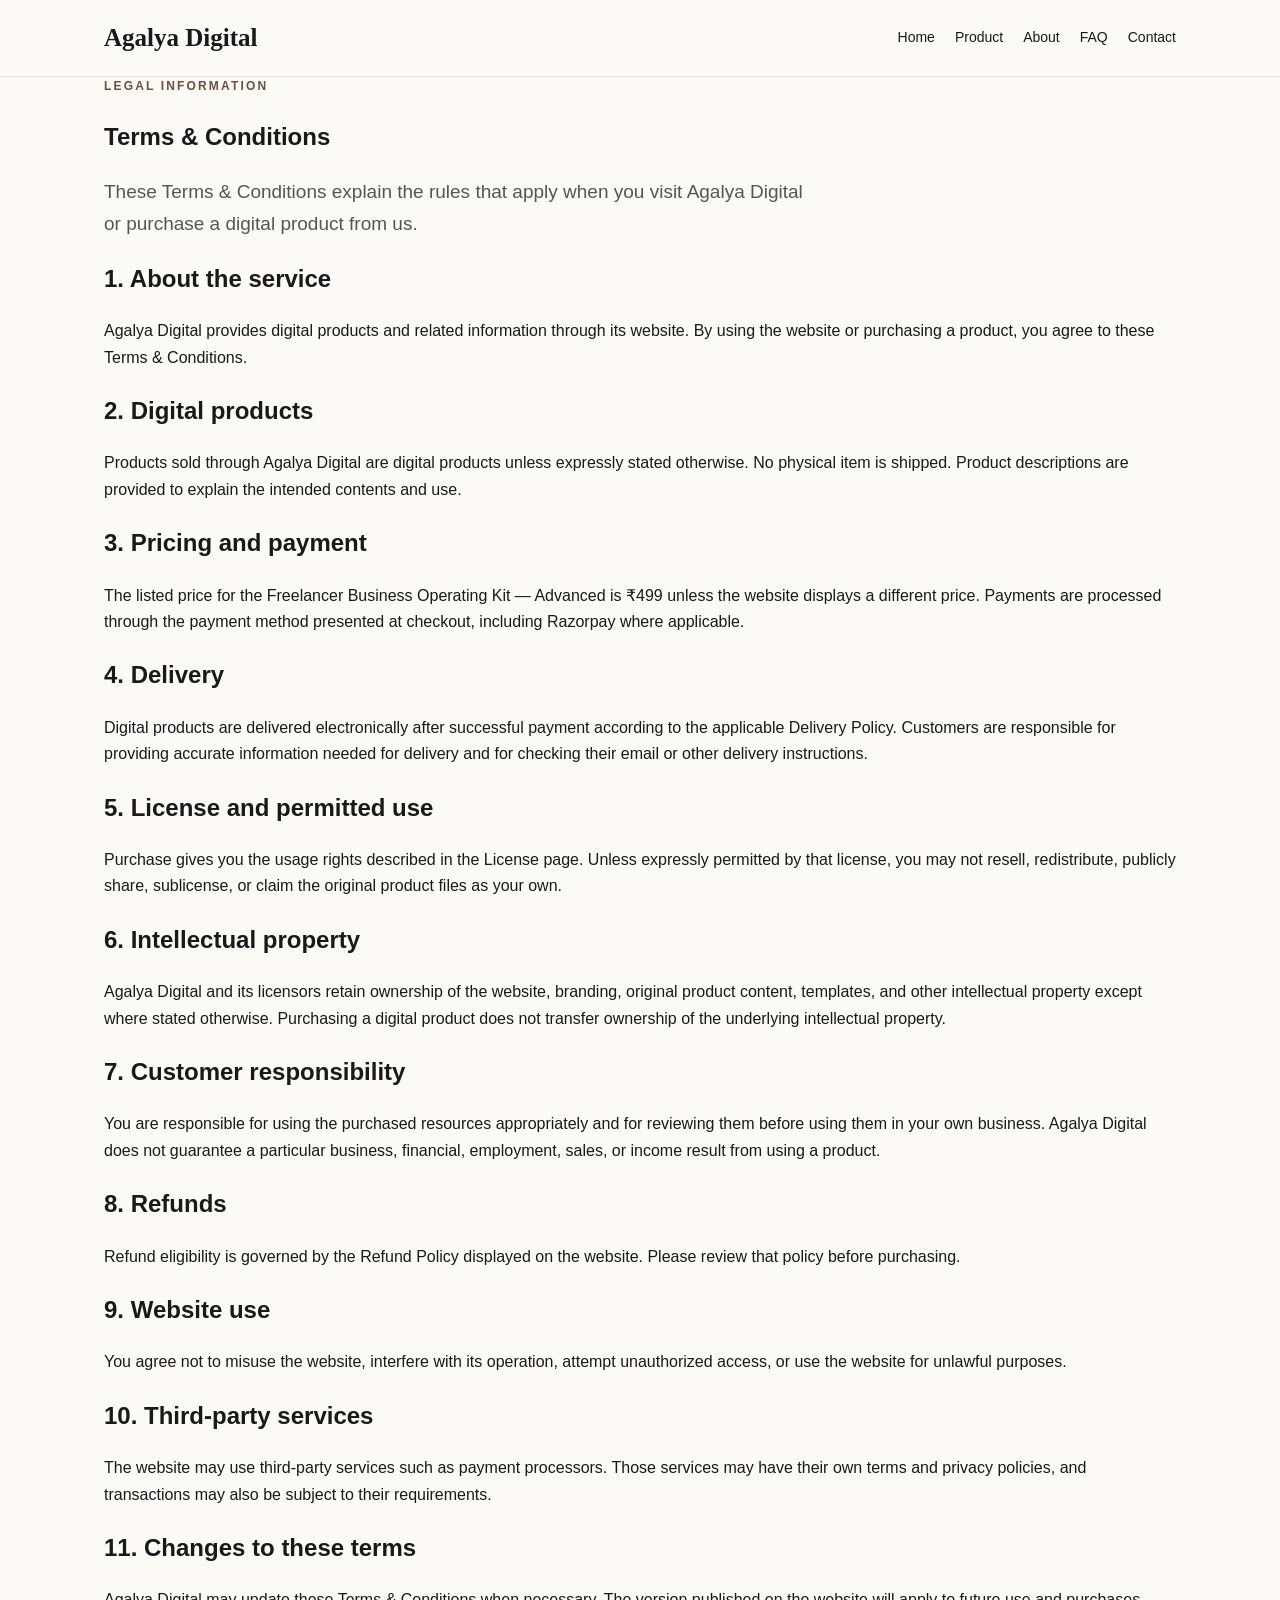
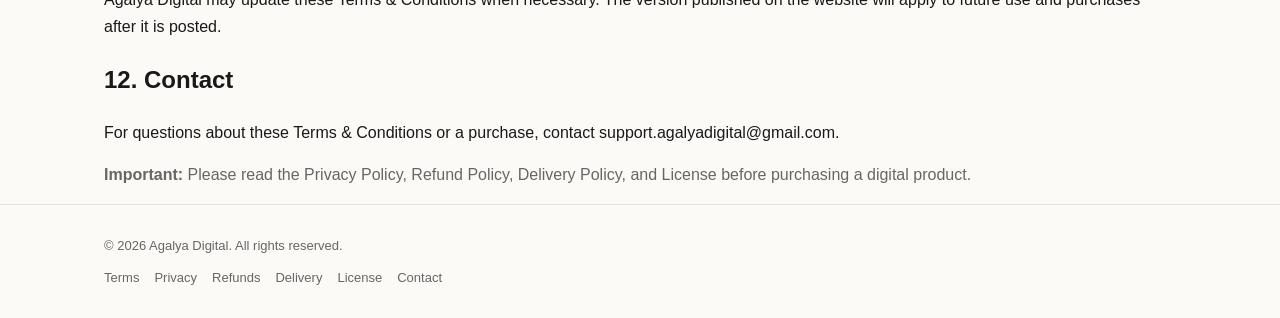
<file: terms.html>
<!doctype html><html lang="en"><head><meta charset="utf-8"><meta name="viewport" content="width=device-width,initial-scale=1"><meta name="description" content="Agalya Digital — practical digital products for freelancers and solo businesses."><title>Terms & Conditions — Agalya Digital</title><link rel="stylesheet" href="styles.css"></head><body><header><div class="wrap nav"><a class="brand" href="index.html">Agalya Digital</a><nav class="navlinks"><a href="index.html">Home</a><a href="product.html">Product</a><a href="about.html">About</a><a href="faq.html">FAQ</a><a href="contact.html">Contact</a></nav></div></header><main>
<section class="page wrap">
<div class="eyebrow">Legal information</div>
<h1>Terms &amp; Conditions</h1>
<p class="lead">These Terms &amp; Conditions explain the rules that apply when you visit Agalya Digital or purchase a digital product from us.</p>

<h2>1. About the service</h2>
<p>Agalya Digital provides digital products and related information through its website. By using the website or purchasing a product, you agree to these Terms &amp; Conditions.</p>

<h2>2. Digital products</h2>
<p>Products sold through Agalya Digital are digital products unless expressly stated otherwise. No physical item is shipped. Product descriptions are provided to explain the intended contents and use.</p>

<h2>3. Pricing and payment</h2>
<p>The listed price for the Freelancer Business Operating Kit — Advanced is ₹499 unless the website displays a different price. Payments are processed through the payment method presented at checkout, including Razorpay where applicable.</p>

<h2>4. Delivery</h2>
<p>Digital products are delivered electronically after successful payment according to the applicable Delivery Policy. Customers are responsible for providing accurate information needed for delivery and for checking their email or other delivery instructions.</p>

<h2>5. License and permitted use</h2>
<p>Purchase gives you the usage rights described in the License page. Unless expressly permitted by that license, you may not resell, redistribute, publicly share, sublicense, or claim the original product files as your own.</p>

<h2>6. Intellectual property</h2>
<p>Agalya Digital and its licensors retain ownership of the website, branding, original product content, templates, and other intellectual property except where stated otherwise. Purchasing a digital product does not transfer ownership of the underlying intellectual property.</p>

<h2>7. Customer responsibility</h2>
<p>You are responsible for using the purchased resources appropriately and for reviewing them before using them in your own business. Agalya Digital does not guarantee a particular business, financial, employment, sales, or income result from using a product.</p>

<h2>8. Refunds</h2>
<p>Refund eligibility is governed by the Refund Policy displayed on the website. Please review that policy before purchasing.</p>

<h2>9. Website use</h2>
<p>You agree not to misuse the website, interfere with its operation, attempt unauthorized access, or use the website for unlawful purposes.</p>

<h2>10. Third-party services</h2>
<p>The website may use third-party services such as payment processors. Those services may have their own terms and privacy policies, and transactions may also be subject to their requirements.</p>

<h2>11. Changes to these terms</h2>
<p>Agalya Digital may update these Terms &amp; Conditions when necessary. The version published on the website will apply to future use and purchases after it is posted.</p>

<h2>12. Contact</h2>
<p>For questions about these Terms &amp; Conditions or a purchase, contact <a href="mailto:support.agalyadigital@gmail.com">support.agalyadigital@gmail.com</a>.</p>

<p class="mini"><strong>Important:</strong> Please read the Privacy Policy, Refund Policy, Delivery Policy, and License before purchasing a digital product.</p>
</section>
</main><footer><div class="wrap">© 2026 Agalya Digital. All rights reserved.<div class="footerlinks"><a href="terms.html">Terms</a><a href="privacy.html">Privacy</a><a href="refunds.html">Refunds</a><a href="shipping.html">Delivery</a><a href="license.html">License</a><a href="contact.html">Contact</a></div></div></footer></body></html>
</file>
<file: styles.css>
*{box-sizing:border-box}body{margin:0;background:#fbfaf7;color:#191919;font-family:Arial,sans-serif;line-height:1.65}a{color:inherit;text-decoration:none}.wrap{max-width:1120px;margin:auto;padding:0 24px}header{border-bottom:1px solid #e8e3da;background:#fbfaf7}.nav{min-height:76px;display:flex;align-items:center;justify-content:space-between;gap:20px}.brand{font:700 25px Georgia,serif}.navlinks{display:flex;gap:20px;font-size:14px}.hero{padding:90px 0 70px;display:grid;grid-template-columns:1.15fr .85fr;gap:55px;align-items:center}.eyebrow{font-size:12px;text-transform:uppercase;letter-spacing:.18em;color:#6b4f3f;font-weight:bold}.hero h1,.product h1,.policy h1,.section h2{font-family:Georgia,serif}.hero h1{font-size:64px;line-height:1.05;margin:16px 0 22px}.lead{font-size:19px;color:#555;max-width:700px}.actions{display:flex;gap:12px;flex-wrap:wrap;margin-top:28px}.btn{display:inline-block;padding:12px 19px;border:1px solid #191919;border-radius:8px;font-weight:bold}.primary{background:#191919;color:white}.hero-card,.product-box,.card{background:white;border:1px solid #e8e3da;border-radius:16px;padding:28px}.hero-card{background:#f2ece4}.hero-card h3{font:700 27px Georgia,serif}.price{font-size:30px;font-weight:800;margin:16px 0}.section{padding:70px 0}.section h2{font-size:40px;margin:10px 0}.section-intro,.mini{color:#666}.grid{display:grid;grid-template-columns:repeat(3,1fr);gap:18px;margin-top:28px}.card h3{margin:0 0 8px}.product{padding:70px 0}.product-layout{display:grid;grid-template-columns:1fr 1fr;gap:55px}.product h1,.policy h1{font-size:52px;line-height:1.1;margin:12px 0 20px}.product-box{position:sticky;top:20px}.notice{background:#f2ece4;border:1px solid #e8e3da;border-radius:10px;padding:17px;margin:22px 0}.checklist{list-style:none;padding:0}.checklist li{padding:9px 0;border-bottom:1px solid #e8e3da}.checklist li:before{content:"✓";font-weight:bold;color:#6b4f3f;margin-right:9px}.policy{max-width:850px;padding:65px 24px}.policy h2{font:700 28px Georgia,serif;margin-top:35px}.policy li,.policy p{color:#4f4f4f}.faq{border-top:1px solid #e8e3da}details{padding:19px 0;border-bottom:1px solid #e8e3da}summary{font-weight:bold;cursor:pointer}footer{border-top:1px solid #e8e3da;padding:30px 0;color:#666;font-size:13px}.footerlinks{display:flex;gap:15px;flex-wrap:wrap;margin-top:10px}@media(max-width:800px){.hero,.product-layout{grid-template-columns:1fr}.hero h1{font-size:46px}.product h1,.policy h1{font-size:42px}.grid{grid-template-columns:1fr}.nav{align-items:flex-start;padding:18px 24px}.navlinks{flex-wrap:wrap;justify-content:flex-end}.product-box{position:static}}
</file>
